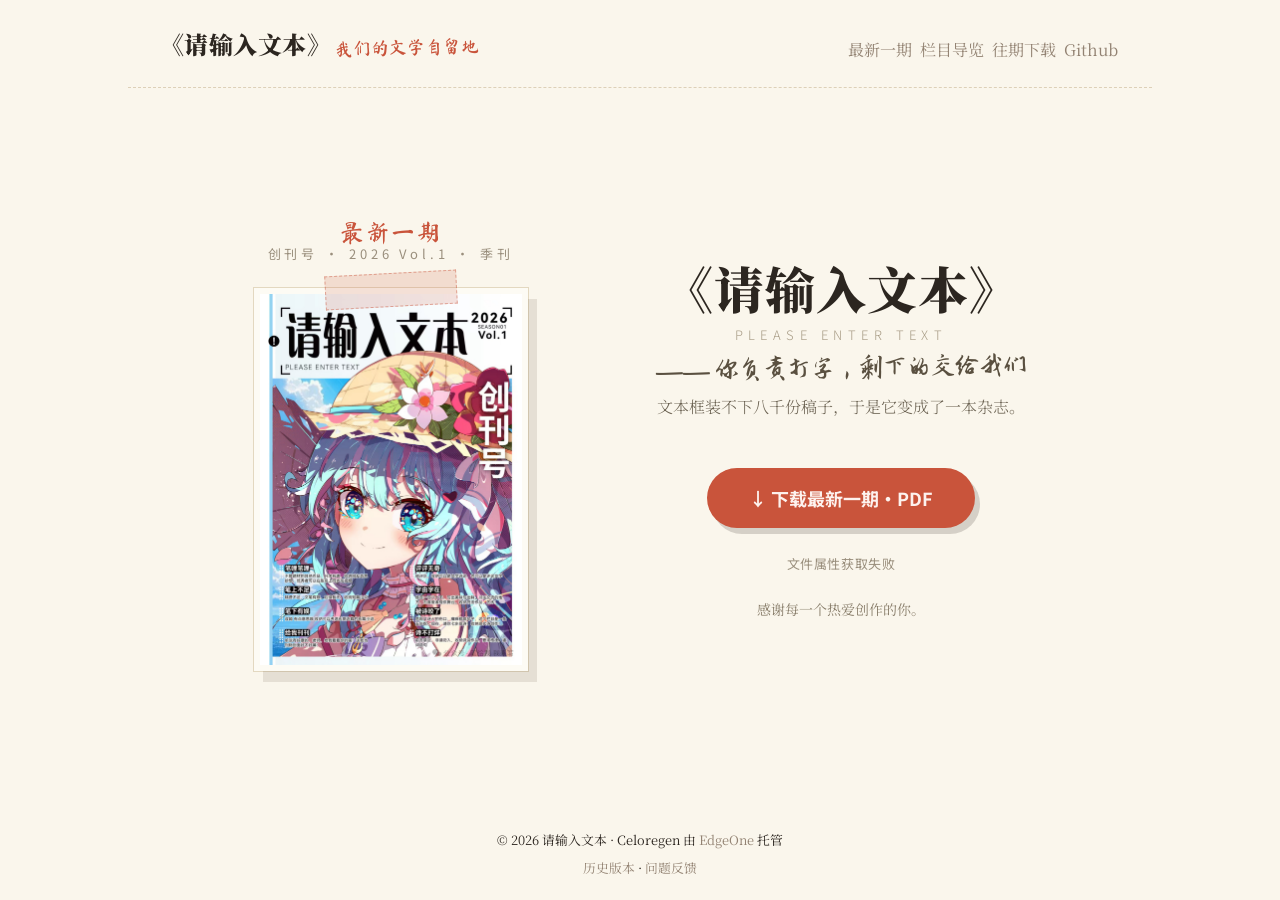
<file: docs/index.html>
<!DOCTYPE html>
<html lang="zh-CN">
    <head>
        <meta charset="utf-8">
        <meta name="viewport" content="width=device-width,initial-scale=1">
        <title>《请输入文本》· 第三方下载站</title>
        <link rel="icon" href="/img/ico.svg">
        <meta name="description" content="《请输入文本》—— 一方文学的自留地。创刊号现已发布，下载阅读，欢迎投稿。">
        <link rel="preconnect" href="https://fonts.googleapis.com">
        <link rel="preconnect" href="https://fonts.gstatic.com" crossorigin>
        <link href="https://fonts.googleapis.com/css2?family=Ma+Shan+Zheng&family=Noto+Sans+SC:wght@300;700&family=Noto+Serif+SC:wght@300;900&family=Zhi+Mang+Xing&display=swap" rel="stylesheet">
        <link rel="stylesheet" href="style.css">
        <link rel="stylesheet" href="style_index.css">
    </head>
    <body>
        <div class="background">

            <!-- 顶部导航栏 -->
            <header>
                <div class="ico-space">
                    <span class="web-title">《请输入文本》</span>
                    <span class="web-slogan">我们的文学自留地</span>
                </div>
                <nav>
                    <a href="/index.html" class="navigation-button">最新一期</a>
                    <a href="/section.html" class="navigation-button">栏目导览</a>
                    <a href="/previous.html" class="navigation-button">往期下载</a>
                    <a href="https://github.com/Celoregen/InputsPlease" class="navigation-button">Github</a>
                </nav>
            </header>

            <!-- 最新一期下载主体 -->
             <section class="body-container">
                <div class="cover-part">
                    <div class="img-head">
                        <div class="img-word">最新一期</div>
                        <div class="img-meta">创刊号 · 2026 Vol.1 · 季刊</div>
                    </div>
                    <div class="img-body">
                        <div class="img-tap"> </div>
                        <img src="img/cover.jpeg" alt="请输入文本 · 最新一期封面" class="img-cover">
                    </div>
                </div>

                <div class="button-part">
                    <div class="title">《请输入文本》</div>
                    <div class="title-en">PLEASE ENTER TEXT</div>
                    <div class="subtitle">—— 你负责打字，剩下的交给我们</div>
                    <p class="introduction">文本框装不下八千份稿子，于是它变成了一本杂志。</p>
                    <div class="download-button-container">
                        <a href="/download/publication.pdf" class="download-button" download="请输入文本|创刊号.pdf">↓ 下载最新一期·PDF</a>
                    </div>
                    <div class="file-information" id="file-info">文件信息</div>
                    <p class="notice">感谢每一个热爱创作的你。</p>
                </div>
             </section>

            <!-- 网站脚注 -->
             <footer>
                <p>
                    © 2026 请输入文本 · Celoregen 由 <a href="https://console.cloud.tencent.com/edgeone/package" target="">EdgeOne</a> 托管
                </p>
                <p >
                    <a href="https://github.com/Celoregen/InputsPlease/releases" target="_blank">历史版本</a> ·  
                    <a href="https://github.com/Celoregen/InputsPlease/issues" target="_blank">问题反馈</a>
                </p>
             </footer>
        </div>
    </body>

    <script>
        
        const fileInfo = document.getElementById('file-info');

            (async () => {

                try {

                    fileInfo.textContent = '请求中...';

                    const res = await fetch('https://api.github.com/repos/Celoregen/InputsPlease/releases/latest');

                    if (!res.ok) throw new Error(`HTTP ${res.status}`);

                    const data = await res.json();

                    const asset = data.assets?.find(a => a.name === 'publication.pdf');

                    const sizeBytes = asset?.size ?? 0;

                    const format = asset?.name?.split('.').pop()?.toUpperCase() ?? 'UNKNOWN';

                    const downloads = asset?.download_count ?? 0;

                    const sizeStr = sizeBytes > 1048576

                    ? `${(sizeBytes / 1048576).toFixed(1)} MB`

                    : `${(sizeBytes / 1024).toFixed(1)} KB`;

                    fileInfo.textContent = `${sizeStr} · ${format} · ↓${downloads.toLocaleString()}`;

                } catch (err) {

                    fileInfo.textContent = '文件属性获取失败';

                } finally {

                    console.log('请求完成');

            }
            
        })();

    </script>

</html>
</file>
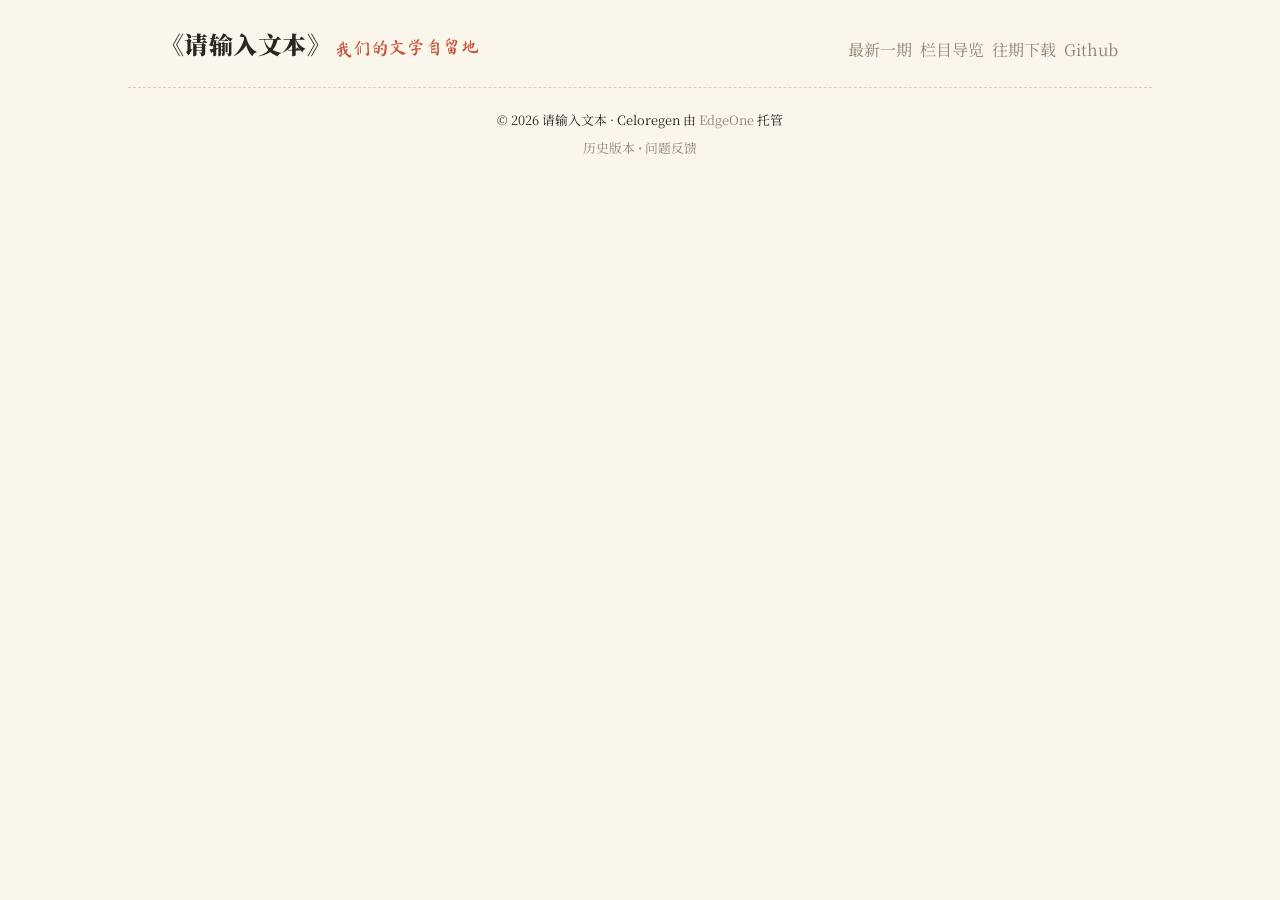
<file: docs/previous.html>
<!DOCTYPE html>
<html lang="zh-CN">
    <head>
        <meta charset="utf-8">
        <meta name="viewport" content="width=device-width,initial-scale=1">
        <title>《请输入文本》· 第三方下载站</title>
        <link rel="icon" href="/img/ico.svg">
        <meta name="description" content="《请输入文本》—— 一方文学的自留地。创刊号现已发布，下载阅读，欢迎投稿。">
        <link rel="preconnect" href="https://fonts.googleapis.com">
        <link rel="preconnect" href="https://fonts.gstatic.com" crossorigin>
        <link href="https://fonts.googleapis.com/css2?family=Ma+Shan+Zheng&family=Noto+Sans+SC:wght@300;700&family=Noto+Serif+SC:wght@300;900&family=Zhi+Mang+Xing&display=swap" rel="stylesheet">
        <link rel="stylesheet" href="style.css">
    </head>
    <body>
        <div class="background">

            <!-- 顶部导航栏 -->
            <header>
                <div class="ico-space">
                    <span class="web-title">《请输入文本》</span>
                    <span class="web-slogan">我们的文学自留地</span>
                </div>
                <nav>
                    <a href="/index.html" class="navigation-button">最新一期</a>
                    <a href="/section.html" class="navigation-button">栏目导览</a>
                    <a href="/previous.html" class="navigation-button">往期下载</a>
                    <a href="https://github.com/Celoregen/InputsPlease" class="navigation-button">Github</a>
                </nav>
            </header>

            <!-- 历史版本主体 -->
             <section class="">
                
             </section>

            <!-- 网站脚注 -->
             <footer>
                <p>
                    © 2026 请输入文本 · Celoregen 由 <a href="https://console.cloud.tencent.com/edgeone/package" target="">EdgeOne</a> 托管
                </p>
                <p >
                    <a href="https://github.com/Celoregen/InputsPlease/deployments" target="_blank">历史版本</a> ·  
                    <a href="https://github.com/Celoregen/InputsPlease/issues" target="_blank">问题反馈</a>
                </p>
             </footer>
        </div>
    </body>
</html>
</file>
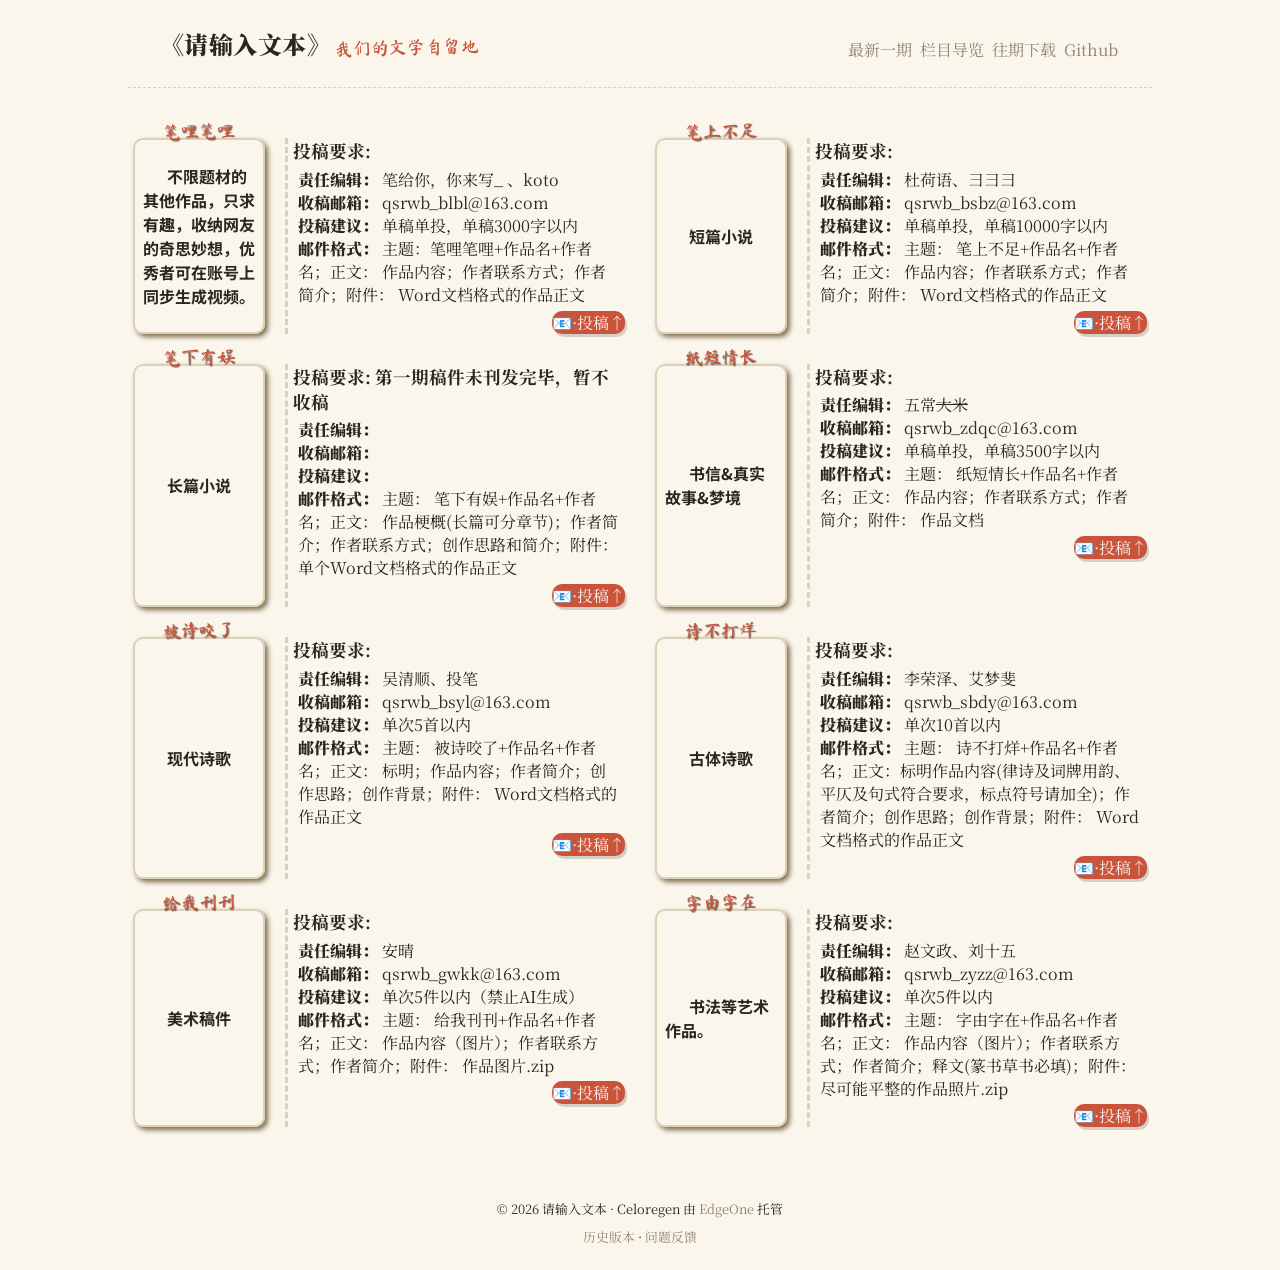
<file: docs/section.html>
<!DOCTYPE html>
<html lang="zh-CN">
    <head>
        <meta charset="utf-8">
        <meta name="viewport" content="width=device-width,initial-scale=1">
        <title>《请输入文本》· 第三方下载站</title>
        <link rel="icon" href="/img/ico.svg">
        <meta name="description" content="《请输入文本》—— 一方文学的自留地。创刊号现已发布，下载阅读，欢迎投稿。">
        <link rel="preconnect" href="https://fonts.googleapis.com">
        <link rel="preconnect" href="https://fonts.gstatic.com" crossorigin>
        <link href="https://fonts.googleapis.com/css2?family=Ma+Shan+Zheng&family=Noto+Sans+SC:wght@300;700&family=Noto+Serif+SC:wght@300;900&family=Zhi+Mang+Xing&display=swap" rel="stylesheet">
        <link rel="stylesheet" href="style.css">
        <link rel="stylesheet" href="style_section.css">
    </head>
    <body>
        <div class="background">

            <!-- 顶部导航栏 -->
            <header>
                <div class="ico-space">
                    <span class="web-title">《请输入文本》</span>
                    <span class="web-slogan">我们的文学自留地</span>
                </div>
                <nav>
                    <a href="/index.html" class="navigation-button">最新一期</a>
                    <a href="/section.html" class="navigation-button">栏目导览</a>
                    <a href="/previous.html" class="navigation-button">往期下载</a>
                    <a href="https://github.com/Celoregen/InputsPlease" class="navigation-button">Github</a>
                </nav>
            </header>

            <!-- 栏目主体 -->
             <section class="body-container">

                <div class="section-card">
                    <div class="card-part">
                        <span class="section-title">笔哩笔哩</span>
                        <div class="section-introduction">
                            不限题材的其他作品，只求有趣，收纳网友的奇思妙想，优秀者可在账号上同步生成视频。
                        </div>
                    </div>
                    <div class="text-part">
                        <span class="text-title">投稿要求:</span>
                        <p class="text-p">
                            <span class="text-sp">责任编辑：</span> <span>笔给你，你来写_ 、koto</span> <br>
                            <span class="text-sp">收稿邮箱：</span> <span>qsrwb_blbl@163.com </span> <br>
                            <span class="text-sp">投稿建议：</span> <span>单稿单投，单稿3000字以内</span> <br>
                            <span class="text-sp">邮件格式：</span> <span>主题：笔哩笔哩+作品名+作者名；正文： 作品内容；作者联系方式；作者简介；附件： Word文档格式的作品正文</span>
                        </p>
                        <div class="email-container">
                            <a href="mailto:qsrwb_blbl@163.com?subject=笔哩笔哩+作品名+作者名&body=作品内容：(请在此处粘贴内容)%0D%0A%0D%0A作者联系方式：%0D%0A%0D%0A作者简介：" class="send-email">📧·投稿↑</a>
                        </div>
                    </div>
                </div>

                <div class="section-card">
                    <div class="card-part">
                        <span class="section-title">笔上不足</span>
                        <div class="section-introduction">
                            短篇小说
                        </div>
                    </div>
                    <div class="text-part">
                        <span class="text-title">投稿要求:</span>
                        <p class="text-p">
                            <span class="text-sp">责任编辑：</span> <span>杜荷语、彐彐彐</span> <br>
                            <span class="text-sp">收稿邮箱：</span> <span>qsrwb_bsbz@163.com</span> <br>
                            <span class="text-sp">投稿建议：</span> <span>单稿单投，单稿10000字以内</span> <br>
                            <span class="text-sp">邮件格式：</span> <span>主题： 笔上不足+作品名+作者名；正文： 作品内容；作者联系方式；作者简介；附件： Word文档格式的作品正文</span>
                        </p>
                        <div class="email-container">
                            <a class="send-email" href="mailto:qsrwb_bsbz@163.com?subject=笔上不足+作品名+作者名&body=作品内容：(请在此处粘贴内容)%0D%0A%0D%0A作者联系方式：%0D%0A%0D%0A作者简介：">📧·投稿↑</a>
                        </div>
                    </div>
                </div>

                <div class="section-card">
                    <div class="card-part">
                        <span class="section-title">笔下有娱</span>
                        <div class="section-introduction">
                            长篇小说
                        </div>
                    </div>
                    <div class="text-part">
                        <span class="text-title">投稿要求: 第一期稿件未刊发完毕，暂不收稿</span>
                        <p class="text-p">
                            <span class="text-sp">责任编辑：</span> <span></span> <br>
                            <span class="text-sp">收稿邮箱：</span> <span></span> <br>
                            <span class="text-sp">投稿建议：</span> <span></span> <br>
                            <span class="text-sp">邮件格式：</span> <span>主题： 笔下有娱+作品名+作者名；正文： 作品梗概(长篇可分章节)；作者简介；作者联系方式；创作思路和简介；附件： 单个Word文档格式的作品正文</span>
                        </p>
                        <div class="email-container">
                            <a class="send-email" href="mailto:qsrwb_bxyy@163.com?subject=笔下有娱+作品名+作者名&body=作品梗概：(长篇可分章节)%0D%0A%0D%0A作者简介：%0D%0A%0D%0A作者联系方式：%0D%0A%0D%0A创作思路和简介：(为什么要写这个故事)">📧·投稿↑</a>
                        </div>
                    </div>
                </div>

                <div class="section-card">
                    <div class="card-part">
                        <span class="section-title">纸短情长</span>
                        <div class="section-introduction">
                            书信&真实故事&梦境
                        </div>
                    </div>
                    <div class="text-part">
                        <span class="text-title">投稿要求:</span>
                        <p class="text-p">
                            <span class="text-sp">责任编辑：</span> <span>五常<s>大米</s></span> <br>
                            <span class="text-sp">收稿邮箱：</span> <span>qsrwb_zdqc@163.com</span> <br>
                            <span class="text-sp">投稿建议：</span> <span>单稿单投，单稿3500字以内</span> <br>
                            <span class="text-sp">邮件格式：</span> <span>主题： 纸短情长+作品名+作者名；正文： 作品内容；作者联系方式；作者简介；附件： 作品文档</span>
                        </p>
                        <div class="email-container">
                            <a class="send-email" href="mailto:qsrwb_zdqc@163.com?subject=纸短情长+作品名+作者名&body=作品内容：(请在此处粘贴内容)%0D%0A%0D%0A作者联系方式：%0D%0A%0D%0A作者简介：">📧·投稿↑</a>
                        </div>
                    </div>
                </div>

                <div class="section-card">
                    <div class="card-part">
                        <span class="section-title">被诗咬了</span>
                        <div class="section-introduction">
                            现代诗歌
                        </div>
                    </div>
                    <div class="text-part">
                        <span class="text-title">投稿要求:</span>
                        <p class="text-p">
                            <span class="text-sp">责任编辑：</span> <span>吴清顺、投笔</span> <br>
                            <span class="text-sp">收稿邮箱：</span> <span>qsrwb_bsyl@163.com</span> <br>
                            <span class="text-sp">投稿建议：</span> <span>单次5首以内</span> <br>
                            <span class="text-sp">邮件格式：</span> <span>主题： 被诗咬了+作品名+作者名；正文： 标明；作品内容；作者简介；创作思路；创作背景；附件： Word文档格式的作品正文</span>
                        </p>
                        <div class="email-container">
                            <a class="send-email" href="mailto:qsrwb_bsyl@163.com?subject=被诗咬了+作品名+作者名&body=作品内容：(请在此处粘贴内容)%0D%0A%0D%0A作者简介：%0D%0A%0D%0A创作思路：%0D%0A%0D%0A创作背景：">📧·投稿↑</a>
                        </div>
                    </div>
                </div>

                <div class="section-card">
                    <div class="card-part">
                        <span class="section-title">诗不打烊</span>
                        <div class="section-introduction">
                            古体诗歌
                        </div>
                    </div>
                    <div class="text-part">
                        <span class="text-title">投稿要求:</span>
                        <p class="text-p">
                            <span class="text-sp">责任编辑：</span> <span>李荣泽、艾梦斐</span> <br>
                            <span class="text-sp">收稿邮箱：</span> <span>qsrwb_sbdy@163.com</span> <br>
                            <span class="text-sp">投稿建议：</span> <span>单次10首以内</span> <br>
                            <span class="text-sp">邮件格式：</span> <span>主题： 诗不打烊+作品名+作者名；正文：标明作品内容(律诗及词牌用韵、平仄及句式符合要求，标点符号请加全)；作者简介；创作思路；创作背景；附件： Word文档格式的作品正文</span>
                        </p>
                        <div class="email-container">
                            <a class="send-email" href="mailto:qsrwb_sbdy@163.com?subject=诗不打烊+作品名+作者名&body=作品内容：(请注意律诗及词牌的用韵、平仄及句式，标点符号请加全)%0D%0A%0D%0A作者简介：%0D%0A%0D%0A创作思路：%0D%0A%0D%0A创作背景：">📧·投稿↑</a>
                        </div>
                    </div>
                </div>

                <div class="section-card">
                    <div class="card-part">
                        <span class="section-title">给我刊刊</span>
                        <div class="section-introduction">
                            美术稿件
                        </div>
                    </div>
                    <div class="text-part">
                        <span class="text-title">投稿要求:</span>
                        <p class="text-p">
                            <span class="text-sp">责任编辑：</span> <span>安晴</span> <br>
                            <span class="text-sp">收稿邮箱：</span> <span>qsrwb_gwkk@163.com</span> <br>
                            <span class="text-sp">投稿建议：</span> <span>单次5件以内（禁止AI生成）</span> <br>
                            <span class="text-sp">邮件格式：</span> <span>主题： 给我刊刊+作品名+作者名；正文： 作品内容（图片）；作者联系方式；作者简介；附件： 作品图片.zip</span>
                        </p>
                        <div class="email-container">
                            <a class="send-email" href="mailto:qsrwb_gwkk@163.com?subject=给我刊刊+作品名+作者名&body=作品内容说明：%0D%0A%0D%0A作者联系方式：%0D%0A%0D%0A作者简介：">📧·投稿↑</a>
                        </div>
                    </div>
                </div>

                <div class="section-card">
                    <div class="card-part">
                        <span class="section-title">字由字在</span>
                        <div class="section-introduction">
                            书法等艺术作品。
                       </div>
                    </div>
                    <div class="text-part">
                        <span class="text-title">投稿要求:</span>
                        <p class="text-p">
                            <span class="text-sp">责任编辑：</span> <span>赵文政、刘十五</span> <br>
                            <span class="text-sp">收稿邮箱：</span> <span>qsrwb_zyzz@163.com</span> <br>
                            <span class="text-sp">投稿建议：</span> <span>单次5件以内</span> <br>
                            <span class="text-sp">邮件格式：</span> <span>主题： 字由字在+作品名+作者名；正文： 作品内容（图片）；作者联系方式；作者简介；释文(篆书草书必填)；附件： 尽可能平整的作品照片.zip</span>
                        </p>
                        <div class="email-container">
                            <a class="send-email" href="mailto:qsrwb_zyzz@163.com?subject=字由字在+作品名+作者名&body=作品内容说明：%0D%0A%0D%0A作者联系方式：%0D%0A%0D%0A作者简介：%0D%0A%0D%0A释文：(若是篆书或草书请务必填写)">📧·投稿↑</a>
                        </div>
                    </div>
                </div>
             </section>

            <!-- 网站脚注 -->
             <footer>
                <p>
                    © 2026 请输入文本 · Celoregen 由 <a href="https://console.cloud.tencent.com/edgeone/package" target="">EdgeOne</a> 托管
                </p>
                <p >
                    <a href="https://github.com/Celoregen/InputsPlease/deployments" target="_blank">历史版本</a> ·  
                    <a href="https://github.com/Celoregen/InputsPlease/issues" target="_blank">问题反馈</a>
                </p>
             </footer>
        </div>
    </body>
</html>
</file>
<file: docs/style.css>
.background{
    display: flex;
    flex-direction: column;
    align-items: center;
    max-width: 80vw;
    min-width: 360px;
    min-height: 100vh;
    margin: 0 auto;
}

header{
    display: flex;
    flex-direction: row;
    flex-wrap: wrap;
    align-self: stretch;
    margin: 0;
    padding: 26px 32px;
    align-items: flex-end;
    justify-content: space-between;
    border-bottom: 1px dashed #ddd0b8;
}

body{
    margin: 0;
    min-width: 100vw;
    min-height: 100vh;
    background-color: #faf6ec;
    background-image: radial-gradient(rgba(74,60,40,0.05) 1px);
    background-size: 15px 15px;
    font-family: 'Noto Serif SC', serif;
    color: #2c2620;
}

footer{
    display: flex;
    flex-direction: column;
    align-items: center;
    margin: 2vh auto;
    line-height: 0.2;
    font-size: 0.8rem;
}

a{
    color: #928272;
    text-decoration: none
}

a:hover{
    text-decoration: underline;
    text-decoration-thickness: 1px;
    text-decoration-color: currentColor;
    text-underline-offset: 3px;
}

.web-title{
    font-family: 'Noto Serif SC', serif; 
    font-weight: 900;             
    font-size: 24px;              
    letter-spacing: 0.02em;
}

.web-slogan{
    display: inline-block;
    font-family: 'Ma Shan Zheng', cursive;
    font-size: 18px;
    color: #c9543b;
    transform: rotate(-1.5deg);
}

.navigation-button{
    padding: 2px;
    gap: 3px;
}
</file>
<file: docs/style_index.css>
.body-container{
    display: flex;
    flex-direction: row;
    flex-wrap: wrap;
    flex: 1;
    width: 90%;
    gap: clamp(48px, 10vw, 70vw);
    align-items: center;
    justify-content: center;
    padding: 5vh 1vw;
}

.cover-part{
    text-align: center;
    
}

.img-word{
    font-family: 'Ma Shan Zheng', cursive;
    font-size: 24px;
    color: #c9543b;
    letter-spacing: 0.06em;
    transform: rotate(-1.5deg);
}

.img-meta{
    font-family: 'Noto Sans SC', sans-serif;
    font-size: 13px;
    letter-spacing: 0.3em;
    color: #9a8f7d;
}

.img-body{
    display: inline-block;
    position: relative;
    margin: 25px 0 0 0;
    animation: img-body-animation 6s ease-in-out infinite;
}

.img-tap{
    position: absolute;
    top: -15px;
    left: 50%;
    transform: translateX(-50%) rotate(-3deg);
    width: 130px;
    height: 32px;
    background: rgba(201, 84, 59, 0.16);
    border: 1px dashed rgba(201, 84, 59, 0.45);
    z-index: 2;
}

.img-cover{
    display: block;
    width: 262px;
    height: auto;
    border: 6px solid #fdfbf4;
    box-shadow: 9px 11px 0 rgba(74, 60, 40, 0.12), 0 0 0 1px #e3d8c0;
}

@keyframes img-body-animation {
    0%, 100% { transform: translateY(0); }
    50% { transform: translateY(-10px); }
}

.button-part{
    display: grid;
    gap: 10px;
    text-align: center;
}

.title{
    font-family: 'Noto Serif SC', serif;
    font-weight: 900;
    font-size: 50px;
    letter-spacing: 0.02em;
    line-height: 1.12
}

.title-en{
    font-family: 'Noto Sans SC', sans-serif;
    font-weight: 300;
    font-size: 13px;
    letter-spacing: 0.42em;
    color: #a89c86;
}

.subtitle{
    font-family: 'Zhi Mang Xing', cursive;
    font-size: 27px;
    color: #5a5040;
    transform: rotate(-1deg);
}

.introduction{
    max-width: 440px;
    margin: 0 auto;
    font-family: 'Noto Serif SC', serif;
    font-weight: 300;
    font-size: 16px;
    line-height: 1.95;
    color: #6b6252;
    text-wrap: pretty;
}

.download-button-container{
    display: flex;
    justify-content: center;
    margin-top: 36px;
}

.download-button{
    display: inline-flex;
    align-items: center;
    gap: 12px;
    background: #c9543b;
    color: #fdf2ee;
    text-decoration: none;
    font-family: 'Noto Sans SC', sans-serif;
    font-weight: 700;
    font-size: 18px;
    padding: 17px 42px;
    border-radius: 40px;
    box-shadow: 5px 6px 0 rgba(44, 38, 32, 0.18);
}

.file-information{
    font-family: 'Noto Sans SC', sans-serif;
    font-size: 13px;
    color: #9a8f7d;
    margin-top: 16px;
    letter-spacing: 0.04em;
}

.notice{
    font-size: 14px;
    line-height: 1.85;
    color: #8a7f6c;
}
</file>
<file: docs/style_section.css>
.body-container{
    display: flex;
    flex-wrap: wrap;
    /* flex-direction: column; */
    align-items: stretch;
    justify-content: center;
    padding: 5vh;
    width: 100%;
    flex: 1;
    gap: 20px;
}

.section-card{
    display: flex;
    flex-direction: row;
    flex: 1 1 450px;
    margin: 0;
    padding: 5px;
    max-width: 600px;
    align-items: stretch;    
}

.card-part{
    display: flex;
    flex-direction: column;
    flex-shrink: 0;
    align-items: center;
    justify-content: center;
    min-height: 160px;
    border: 2px solid #ddd0b8;
    border-radius: 10px;
    box-shadow: 3px 3px 5px 0px #806e4d;
    position: relative;
    padding: 0.5em;
    width: 7em;
}

.section-title{
    display: block;
    white-space: nowrap;
    font-family: 'Ma Shan Zheng';
    font-size: 18px;
    color: #c9543b;
    position: absolute;
    top: -18px;
    left: 50%;
    transform: translateX(-50%) rotate(-1.5deg);
    text-shadow: 1px 1px 1px rgba( 0,0,0,0.5);
}

.section-introduction{
    text-indent: 1.5em;
    font-family: 'Noto Sans SC';
    font-weight: 700;
    width: 100%;
    font-size: 16px;
}


.text-part{
    margin-left: max(20px,1vw);
    border-left: 3px dashed #ddd0b8;
    padding-left: 5px;
}

.text-title{
    font-family: 'Noto Serif SC' , serif;
    font-size: 1.1em;
    font-weight: 700;
}

.text-p{
    margin: 0.3em;
}

.text-sp{
    font-weight: 900;
}

.email-container{
    display: flex;
    justify-content: right;
}

.send-email{
    display: inline-flex;
    align-items: center;
    background: #c9543b;
    color: #fdf2ee;
    border-radius: 10px;
    box-shadow: 2px 3px 0 rgba(44, 38, 32, 0.18);
}
</file>
